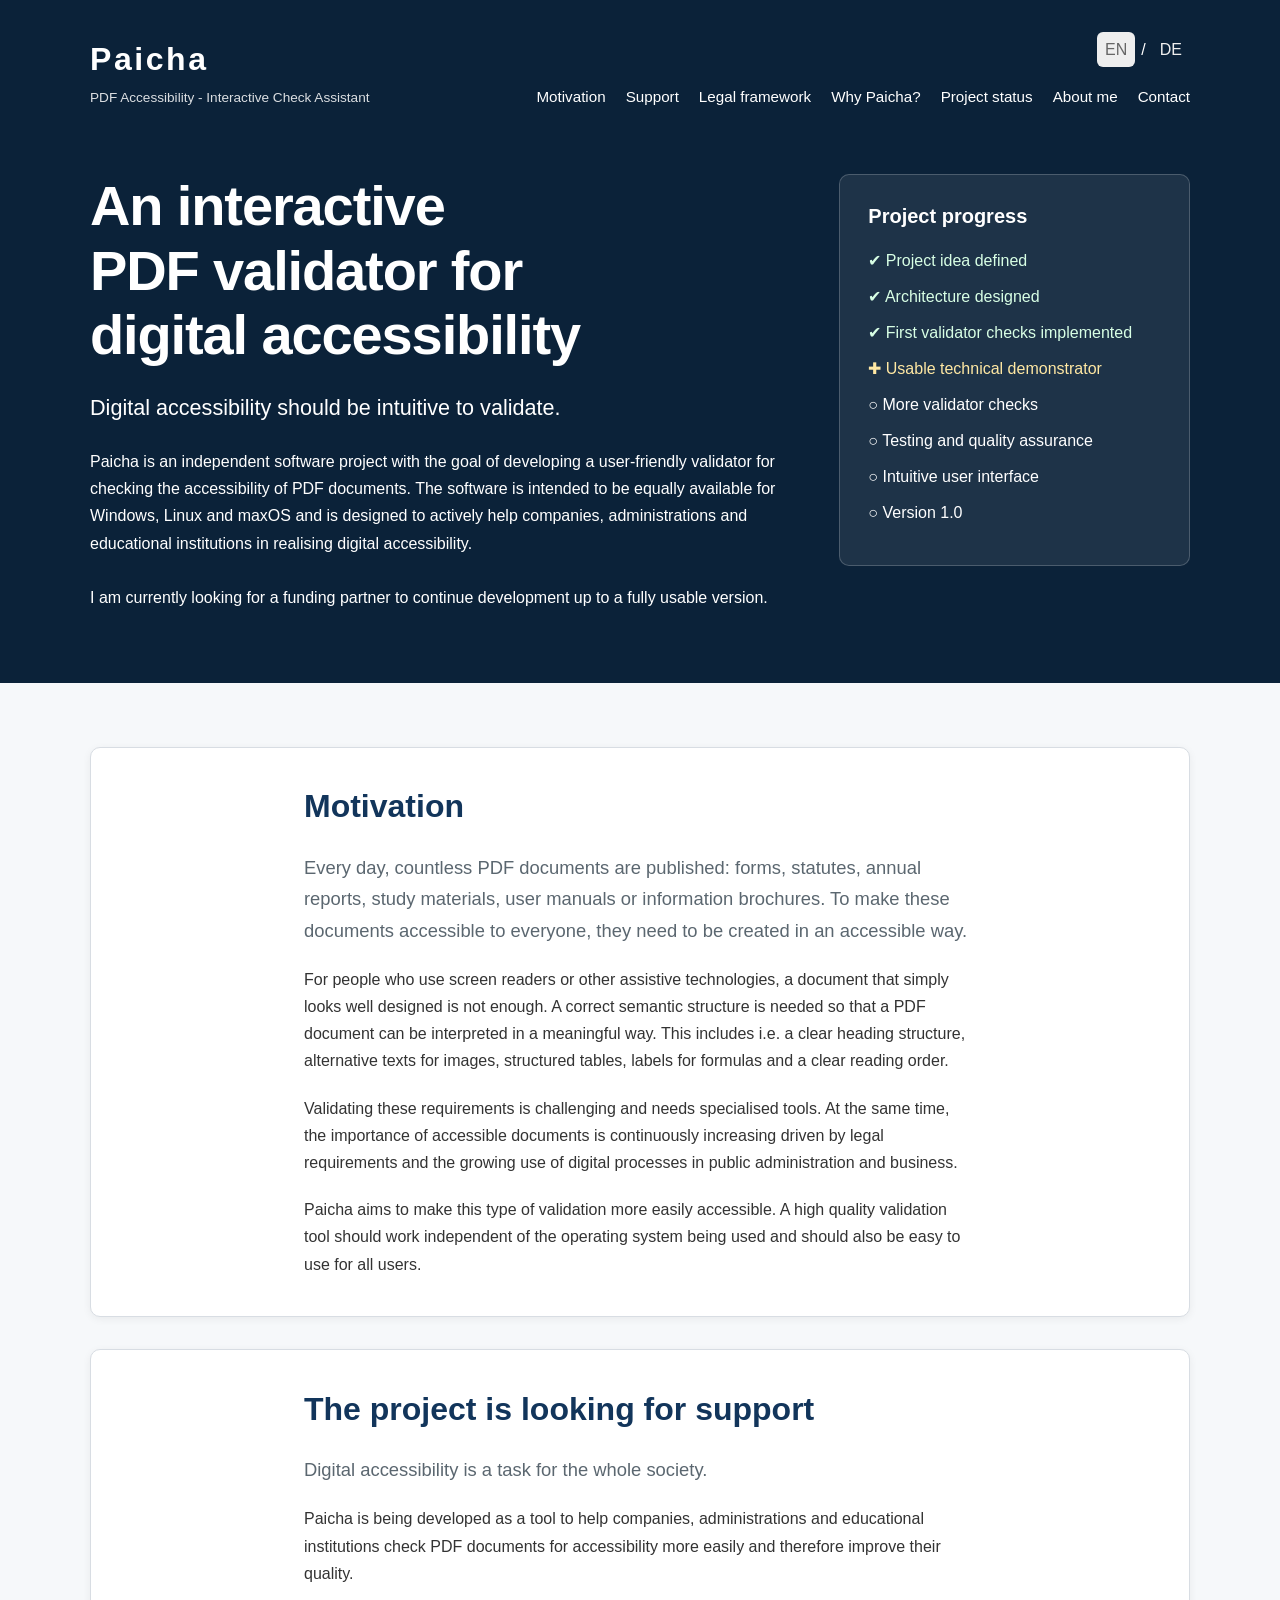
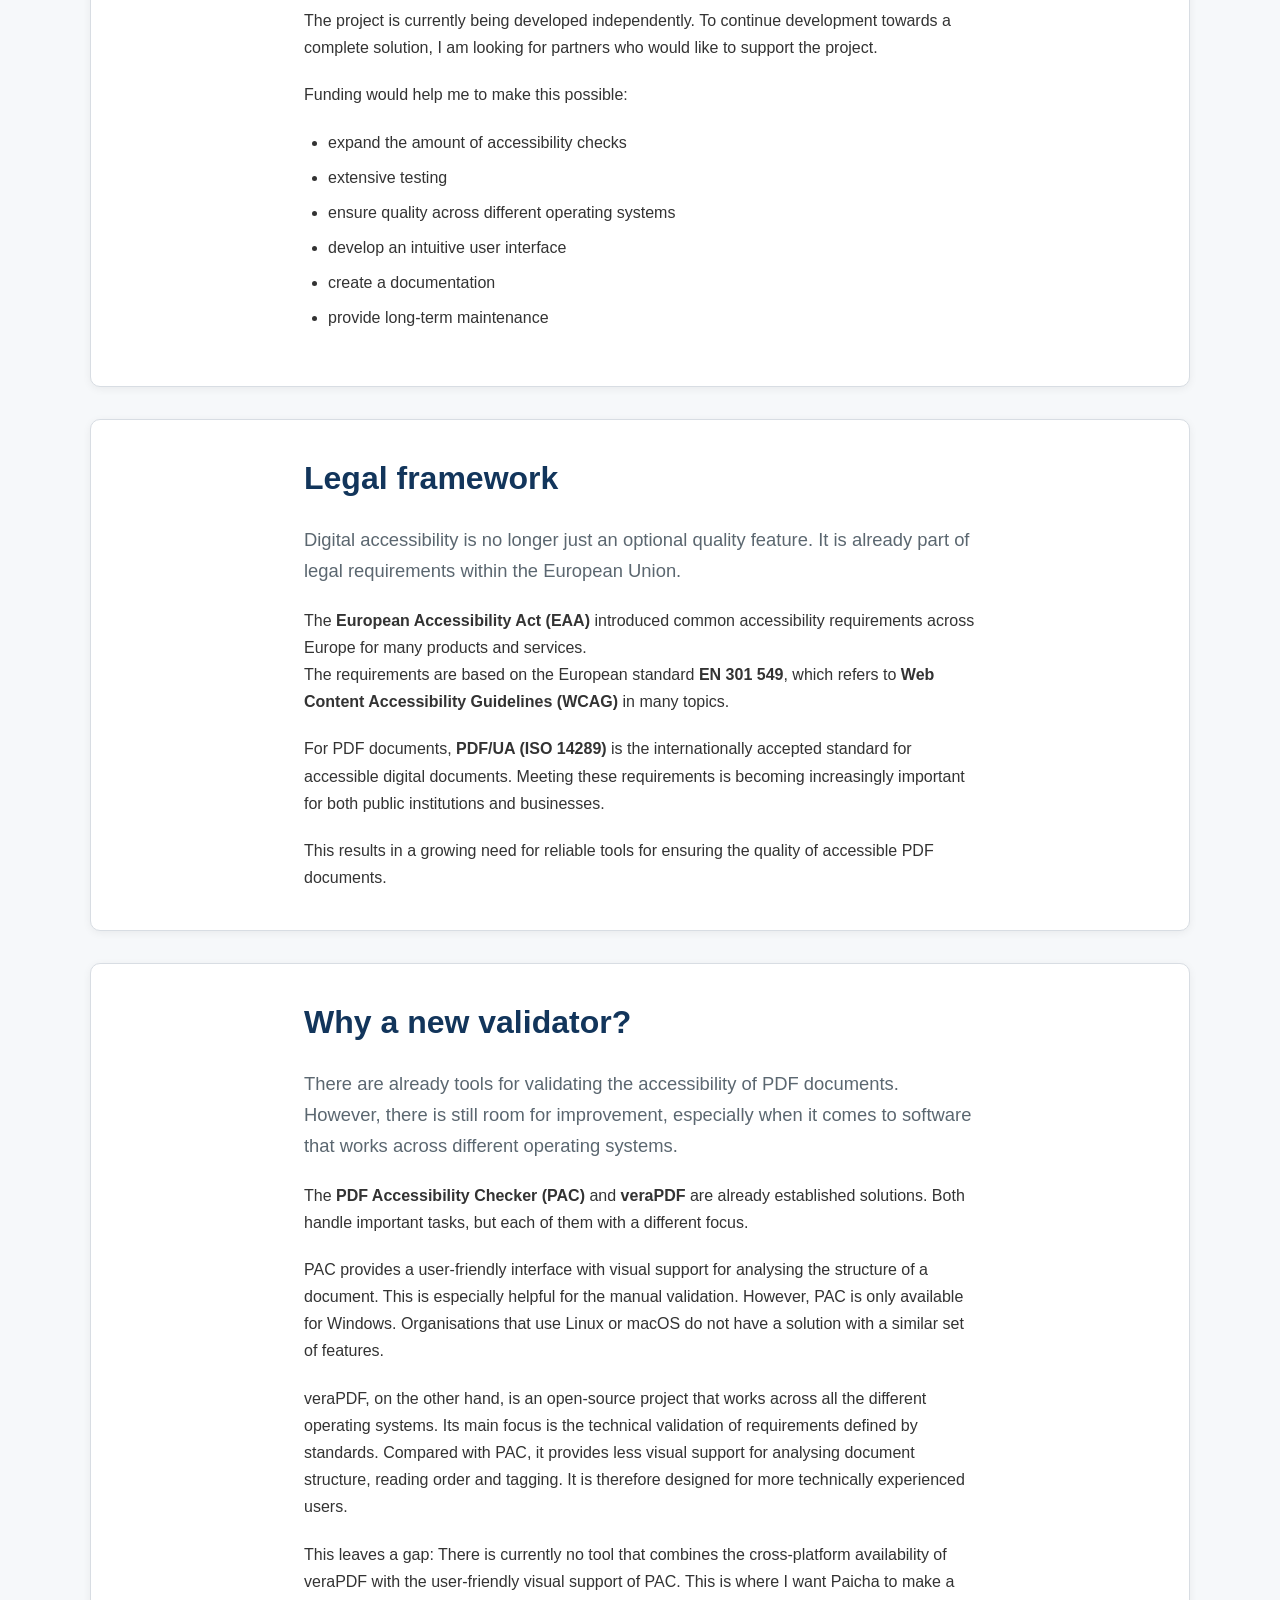
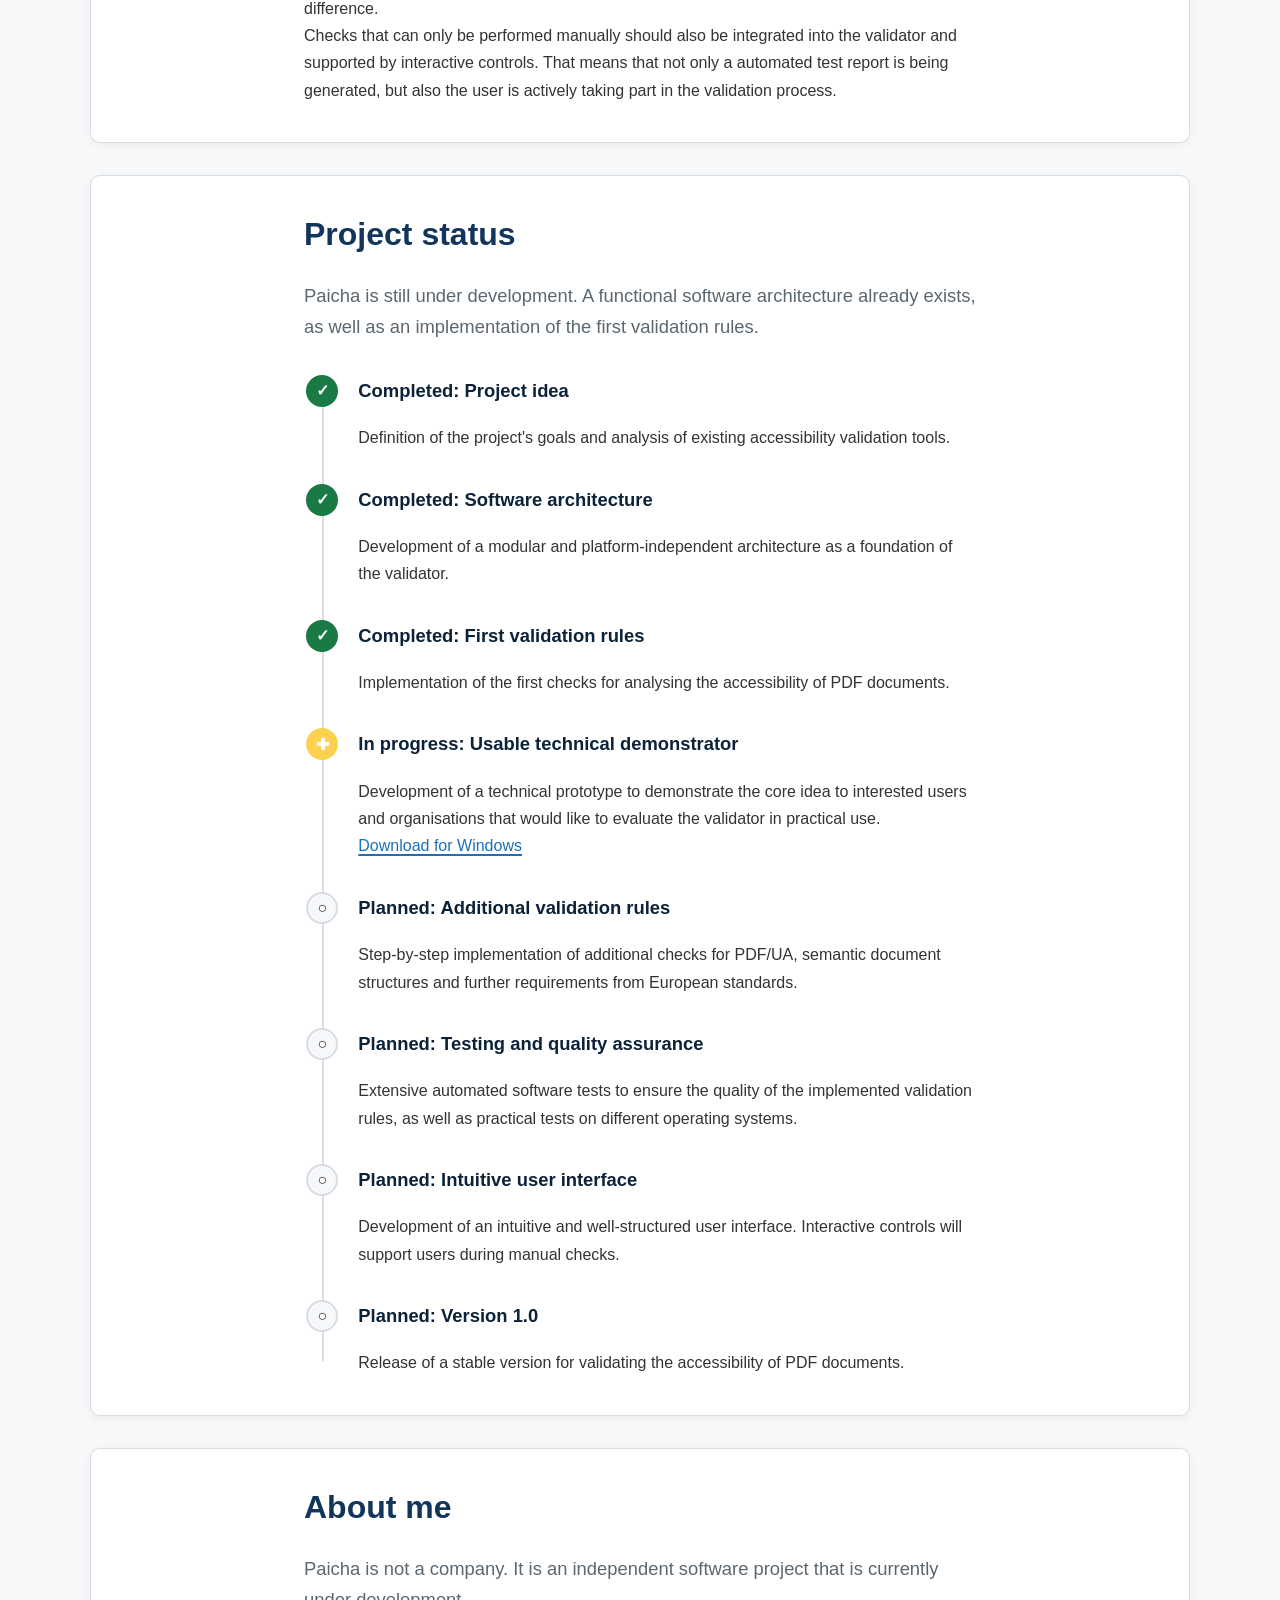
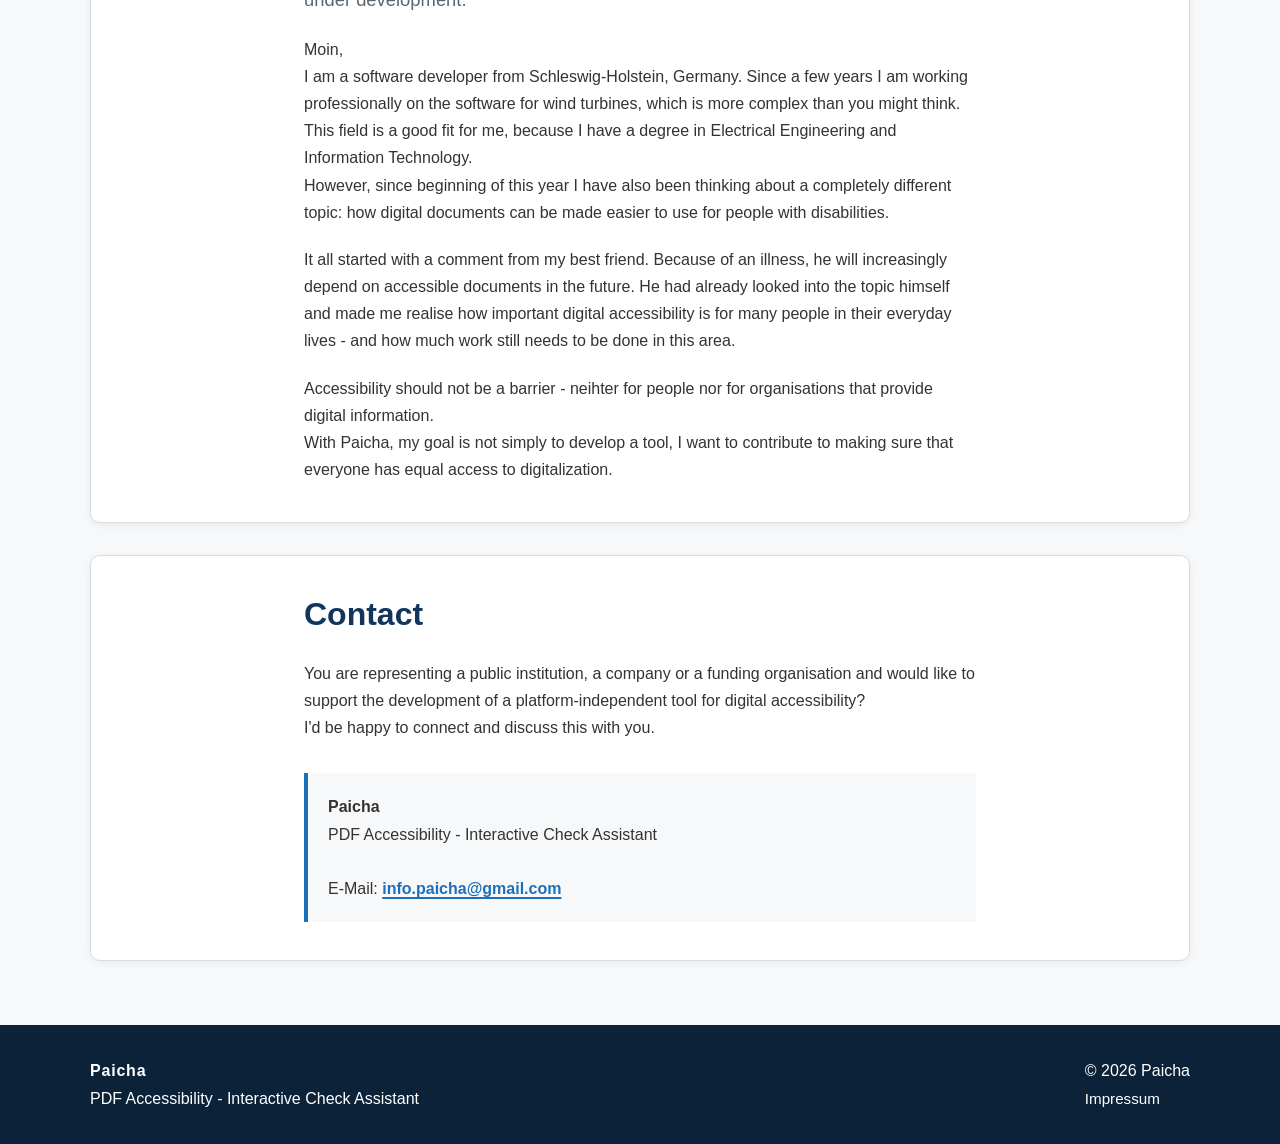
<file: index.html>
<!DOCTYPE html>
<html lang="en">

<head>

    <meta name="google-site-verification" content="BsvMpb8pNowdKtZEXNUWW_Tm4I2VFr2yhlzlFMJFCzA" />

    <meta charset="UTF-8">
    <meta name="viewport" content="width=device-width, initial-scale=1">

    <title>Paicha – Interactive PDF validator for digital accessibility</title>

    <meta name="description"
          content="A project to develop an interactive validator for accessible PDF documents following PDF/UA and European standards.">

    <meta name="author" content="Paicha">

    <meta property="og:title"
          content="Paicha – Interactive PDF validator for digital accessibility">

    <meta property="og:description"
          content="A project to develop an interactive validator for accessible PDF documents following PDF/UA and European standards.">

    <meta property="og:type"
          content="website">

    <link rel="stylesheet" href="style.css">

</head>

<body>

<a class="skip-link" href="#main-content">
    Jump directly to the content
</a>

<header>

    <div class="container">

        <div class="header-top">

            <div class="logo">

                <span class="logo-title">
                    Paicha
                </span>

                <span class="logo-subtitle">
                    PDF Accessibility - Interactive Check Assistant
                </span>

            </div>

            <div class="header-top-right">
                <div class="language-toggle">
                <a href="index.html" class="active">EN</a>
                <span>/</span>
                <a href="index-de.html">DE</a>
                </div>

                <nav aria-label="Hauptnavigation">

                    <ul>

                        <li>
                            <a href="#motivation">
                                Motivation
                            </a>
                        </li>

                        <li>
                            <a href="#support">
                                Support
                            </a>
                        </li>

                        <li>
                            <a href="#law">
                                Legal framework
                            </a>
                        </li>

                        <li>
                            <a href="#validator">
                                Why Paicha?
                            </a>
                        </li>

                        <li>
                            <a href="#roadmap">
                                Project status
                            </a>
                        </li>

                        <li>
                            <a href="#about-me">
                                About me
                            </a>
                        </li>

                        <li>
                            <a href="#contact">
                                Contact
                            </a>
                        </li>

                    </ul>

                </nav>
            </div>

        </div>

        <section class="hero">

            <div class="hero-text">

                <h1>
                    An interactive<br>
                    PDF validator for<br>
                    digital accessibility
                </h1>

                <p class="lead">
                    Digital accessibility should be intuitive to validate.
                </p>

                <p>
                    Paicha is an independent software project with the goal of
                    developing a user-friendly validator for checking the
                    accessibility of PDF documents. The software is intended to be
                    equally available for Windows, Linux and maxOS and is designed to
                    actively help companies, administrations and educational
                    institutions in realising digital accessibility.<br><br>

                    I am currently looking for a funding partner to continue
                    development up to a fully usable version.
                </p>

            </div>

            <aside class="project-status"
                   aria-labelledby="projektstatus">

                <h2 id="projektstatus">
                    Project progress
                </h2>

                <ul>

                    <li class="done">
                        ✔ Project idea defined
                    </li>

                    <li class="done">
                        ✔ Architecture designed
                    </li>

                    <li class="done">
                        ✔ First validator checks implemented
                    </li>

                    <li class="progress">
                        ✚ Usable technical demonstrator
                    </li>

                    <li>
                        ○ More validator checks
                    </li>

                    <li>
                        ○ Testing and quality assurance
                    </li>

                    <li>
                        ○ Intuitive user interface
                    </li>

                    <li>
                        ○ Version&nbsp;1.0
                    </li>

                </ul>

            </aside>

        </section>

    </div>

</header>

<main id="main-content">

<div class="container">

<section id="motivation">

    <h2>
        Motivation
    </h2>

    <p class="intro">
        Every day, countless PDF documents are published: forms, statutes, annual reports,
        study materials, user manuals or information brochures.

        To make these documents accessible to everyone, they need to be
        created in an accessible way.
    </p>

    <p>
        For people who use screen readers or other assistive technologies,
        a document that simply looks well designed is not enough.
        A correct semantic structure is needed so that a PDF document can
        be interpreted in a meaningful way. This includes i.e. a clear
        heading structure, alternative texts for images, structured tables,
        labels for formulas and a clear reading order.
    </p>

    <p>
        Validating these requirements is challenging and needs specialised tools.
        At the same time, the importance of accessible documents is continuously
        increasing driven by legal requirements and the growing use of digital
        processes in public administration and business.
    </p>

    <p>
        Paicha aims to make this type of validation more easily accessible.
        A high quality validation tool should work independent of the operating
        system being used and should also be easy to use for all users.
    </p>

</section>

<section id="support">

    <h2>
        The project is looking for support
    </h2>

    <p class="intro">
        Digital accessibility is a task for the whole society.
    </p>

    <p>
        Paicha is being developed as a tool to help companies, administrations
        and educational institutions check PDF documents for accessibility
        more easily and therefore improve their quality.
    </p>

    <p>
        The project is currently being developed independently. To continue
        development towards a complete solution, I am looking for partners
        who would like to support the project.
    </p>

    <p>
        Funding would help me to make this possible:
        <ul>
            <li> expand the amount of accessibility checks </li>
            <li> extensive testing </li>
            <li> ensure quality across different operating systems </li>
            <li> develop an intuitive user interface </li>
            <li> create a documentation </li>
            <li> provide long-term maintenance </li>
        </ul>
    </p>

</section>

<section id="law">

    <h2>
        Legal framework
    </h2>

    <p class="intro">
        Digital accessibility is no longer just an optional quality feature.
        It is already part of legal requirements within the European Union.
    </p>

    <p>
        The <strong>European Accessibility Act (EAA)</strong> introduced
        common accessibility requirements across Europe for many products
        and services.<br>
        The requirements are based on the European standard
        <strong>EN&nbsp;301&nbsp;549</strong>, which refers to
        <strong>Web Content Accessibility Guidelines (WCAG)</strong>
        in many topics.
    </p>

    <p>
        For PDF documents, <strong>PDF/UA (ISO&nbsp;14289)</strong>
        is the internationally accepted standard for accessible digital documents.
        Meeting these requirements is becoming increasingly important for both
        public institutions and businesses.
    </p>

    <p>
        This results in a growing need for reliable tools for ensuring the
        quality of accessible PDF documents.
    </p>

</section>

<section id="validator">

    <h2>
        Why a new validator?
    </h2>

    <p class="intro">
        There are already tools for validating the accessibility of PDF documents.
        However, there is still room for improvement, especially when it comes to
        software that works across different operating systems.
    </p>

    <p>
        The <strong> PDF Accessibility Checker (PAC) </strong> and
        <strong>veraPDF</strong> are already established solutions.
        Both handle important tasks, but each of them with a different focus.
    </p>

    <p>
        PAC provides a user-friendly interface with visual support for analysing
        the structure of a document. This is especially helpful for the manual
        validation. However, PAC is only available for Windows. Organisations
        that use Linux or macOS do not have a solution with a similar set
        of features.
    </p>

    <p>
        veraPDF, on the other hand, is an open-source project that works across all the
        different operating systems. Its main focus is the technical validation of
        requirements defined by standards. Compared with PAC, it provides less visual
        support for analysing document structure, reading order and tagging.
        It is therefore designed for more technically experienced users.
    </p>

    <p>
        This leaves a gap: There is currently no tool that combines the cross-platform
        availability of veraPDF with the user-friendly visual support of PAC. This is
        where I want Paicha to make a difference.<br>
        Checks that can only be performed manually should also be integrated into
        the validator and supported by interactive controls. That means that not
        only a automated test report is being generated, but also the user is actively
        taking part in the validation process.
    </p>

</section>

<section id="roadmap">

    <h2>
        Project status
    </h2>

    <p class="intro">
        Paicha is still under development.
        A functional software architecture already exists, as well as an
        implementation of the first validation rules.
    </p>

    <div class="roadmap">
        
        <div class="roadmap-item done">

            <span class="roadmap-marker">
                ✓
            </span>

            <div>

                <h3>
                    Completed: Project idea
                </h3>

                <p>
                    Definition of the project's goals and analysis of
                    existing accessibility validation tools.
                </p>

            </div>

        </div>

        <div class="roadmap-item done">

            <span class="roadmap-marker">
                ✓
            </span>

            <div>

                <h3>
                    Completed: Software architecture
                </h3>

                <p>
                    Development of a modular and platform-independent
                    architecture as a foundation of the validator.
                </p>

            </div>

        </div>

        <div class="roadmap-item done">

            <span class="roadmap-marker">
                ✓
            </span>

            <div>

                <h3>
                    Completed: First validation rules
                </h3>

                <p>
                    Implementation of the first checks for analysing
                    the accessibility of PDF documents.
                </p>

            </div>

        </div>

        <div class="roadmap-item progress">

            <span class="roadmap-marker">
                ✚
            </span>

            <div>

                <h3>
                    In progress: Usable technical demonstrator
                </h3>

                <p>
                    Development of a technical prototype to demonstrate the core
                    idea to interested users and organisations that would like
                    to evaluate the validator in practical use.
                </p>

                <a href="Paicha-Windows.zip" download>
                    Download for Windows
                </a>

            </div>

        </div>

        <div class="roadmap-item">

            <span class="roadmap-marker">
                ○
            </span>

            <div>

                <h3>
                    Planned: Additional validation rules
                </h3>

                <p>
                    Step-by-step implementation of additional checks for
                    PDF/UA, semantic document structures and further
                    requirements from European standards.
                </p>

            </div>

        </div>

        <div class="roadmap-item">

            <span class="roadmap-marker">
                ○
            </span>

            <div>

                <h3>
                    Planned: Testing and quality assurance
                </h3>

                <p>
                    Extensive automated software tests to ensure the quality of
                    the implemented validation rules, as well as practical tests
                    on different operating systems.
                </p>

            </div>

        </div>

        <div class="roadmap-item">

            <span class="roadmap-marker">
                ○
            </span>

            <div>

                <h3>
                    Planned: Intuitive user interface
                </h3>

                <p>
                    Development of an intuitive and well-structured
                    user interface. Interactive controls will support
                    users during manual checks.
                </p>

            </div>

        </div>

        <div class="roadmap-item">

            <span class="roadmap-marker">
                ○
            </span>

            <div>

                <h3>
                    Planned: Version&nbsp;1.0
                </h3>

                <p>
                    Release of a stable version for validating the
                    accessibility of PDF documents.
                </p>

            </div>

        </div>

    </div>

</section>

<section id="about-me">

    <h2>
        About me
    </h2>

    <p class="intro">
        Paicha is not a company. It is an independent software
        project that is currently under development.
    </p>
    
    <p>
        Moin,<br>
        I am a software developer from Schleswig-Holstein, Germany. Since a few
        years I am working professionally on the software for wind turbines, which
        is more complex than you might think. This field is a good fit for me,
        because I have a degree in Electrical Engineering and Information Technology.<br>
        However, since beginning of this year I have also been thinking about a
        completely different topic: how digital documents can be made easier to use
        for people with disabilities.
    </p>

    <p>
        It all started with a comment from my best friend. Because of an illness,
        he will increasingly depend on accessible documents in the future.
        He had already looked into the topic himself and made me realise how
        important digital accessibility is for many people in their everyday
        lives - and how much work still needs to be done in this area.
    </p>

    <p>
        Accessibility should not be a barrier - neihter for people nor for organisations
        that provide digital information.<br>
        With Paicha, my goal is not simply to develop a tool, I want to contribute
        to making sure that everyone has equal access to digitalization.
    </p>

</section>

<section id="contact">

    <h2>
        Contact
    </h2>

    <p>
        You are representing a public institution, a company or a
        funding organisation and would like to support the development
        of a platform-independent tool for digital accessibility?<br>
        I'd be happy to connect and discuss this with you.
    </p>

    <address>

        <strong>Paicha</strong><br>

        PDF Accessibility - Interactive Check Assistant<br><br>

        E-Mail:
        <a href="mailto:info.paicha@gmail.com">
            info.paicha@gmail.com
        </a>

    </address>

</section>

</div>

</main>

<footer>

    <div class="container footer-content">

        <div>

            <strong>Paicha</strong><br>

            PDF Accessibility - Interactive Check Assistant

        </div>

        <div>

            © 2026 Paicha

            <nav>
                <a href="impressum.html">Impressum</a>
            </nav>

        </div>

    </div>

</footer>

</body>

</html>
</file>
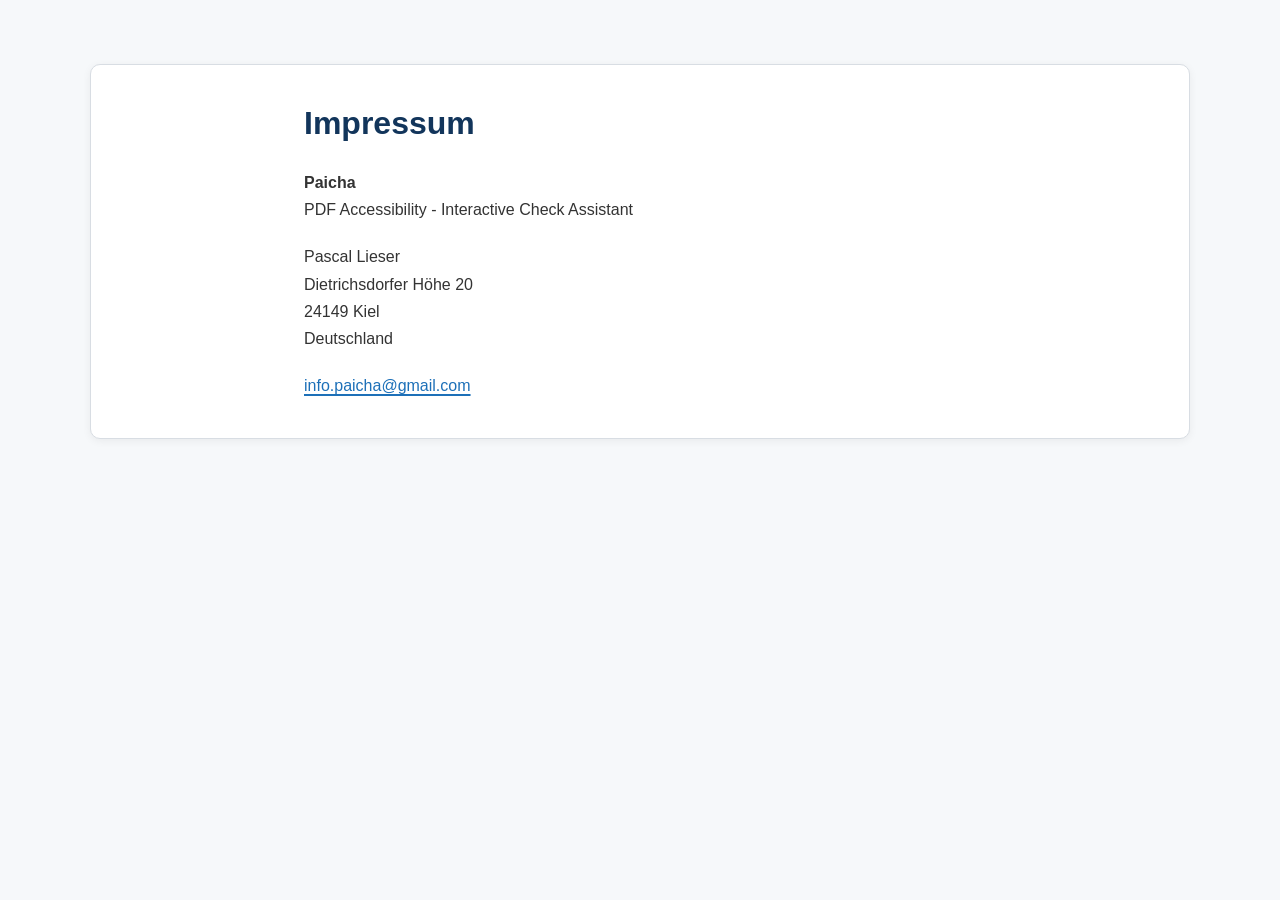
<file: impressum.html>
<!DOCTYPE html>
<html lang="de">

<head>
    <meta charset="UTF-8">
    <meta name="viewport" content="width=device-width, initial-scale=1">
    <title>Impressum</title>

    <link rel="stylesheet" href="style.css">
</head>

<body>
    <main>
        <div class = "container">
            <section>
                <h1>Impressum</h1> 

                <p>
                    <strong>Paicha</strong><br>
                    PDF Accessibility - Interactive Check Assistant
                </p>

                <p>
                    Pascal Lieser<br>
                    Dietrichsdorfer Höhe 20<br>
                    24149 Kiel<br>
                    Deutschland
                </p>

                <p>
                    <a href="mailto:info.paicha@gmail.com">
                        info.paicha@gmail.com
                    </a>
                </p>
            </section>
        </div>
    </main>
</body>
</file>
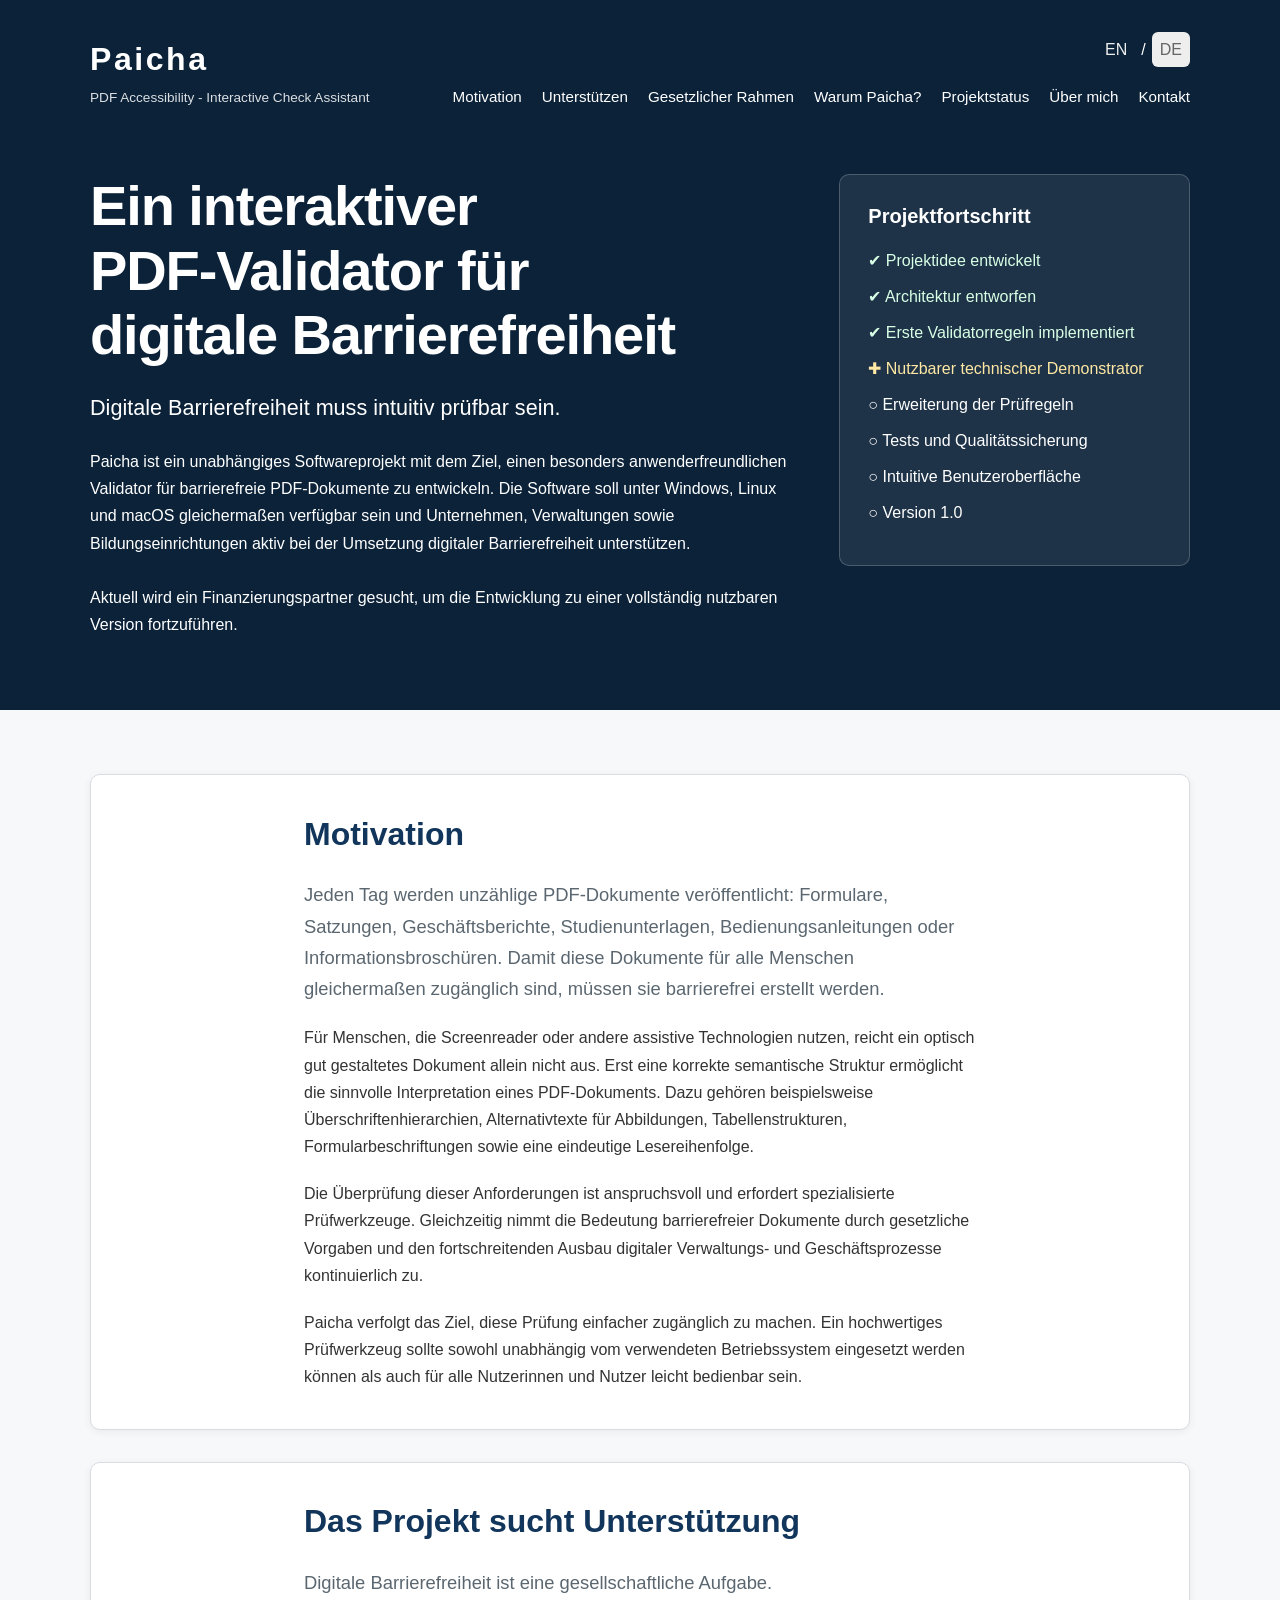
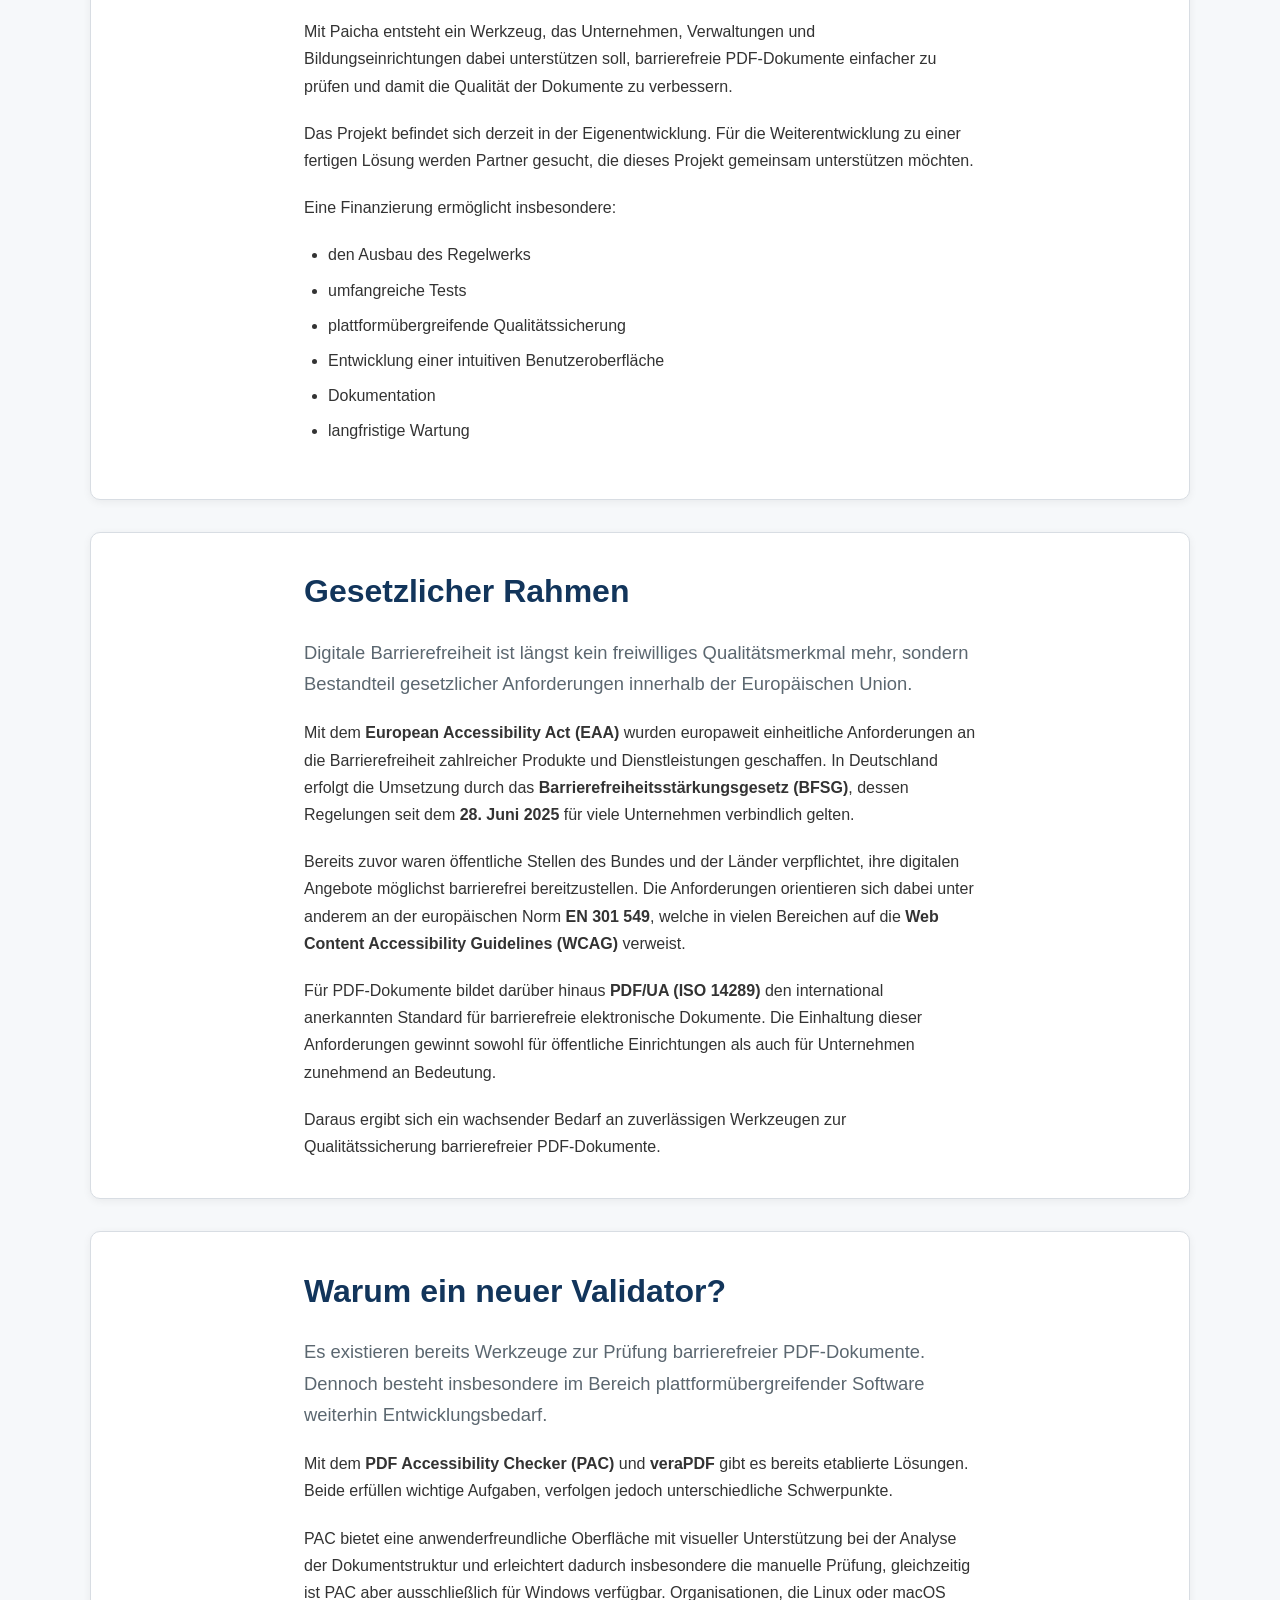
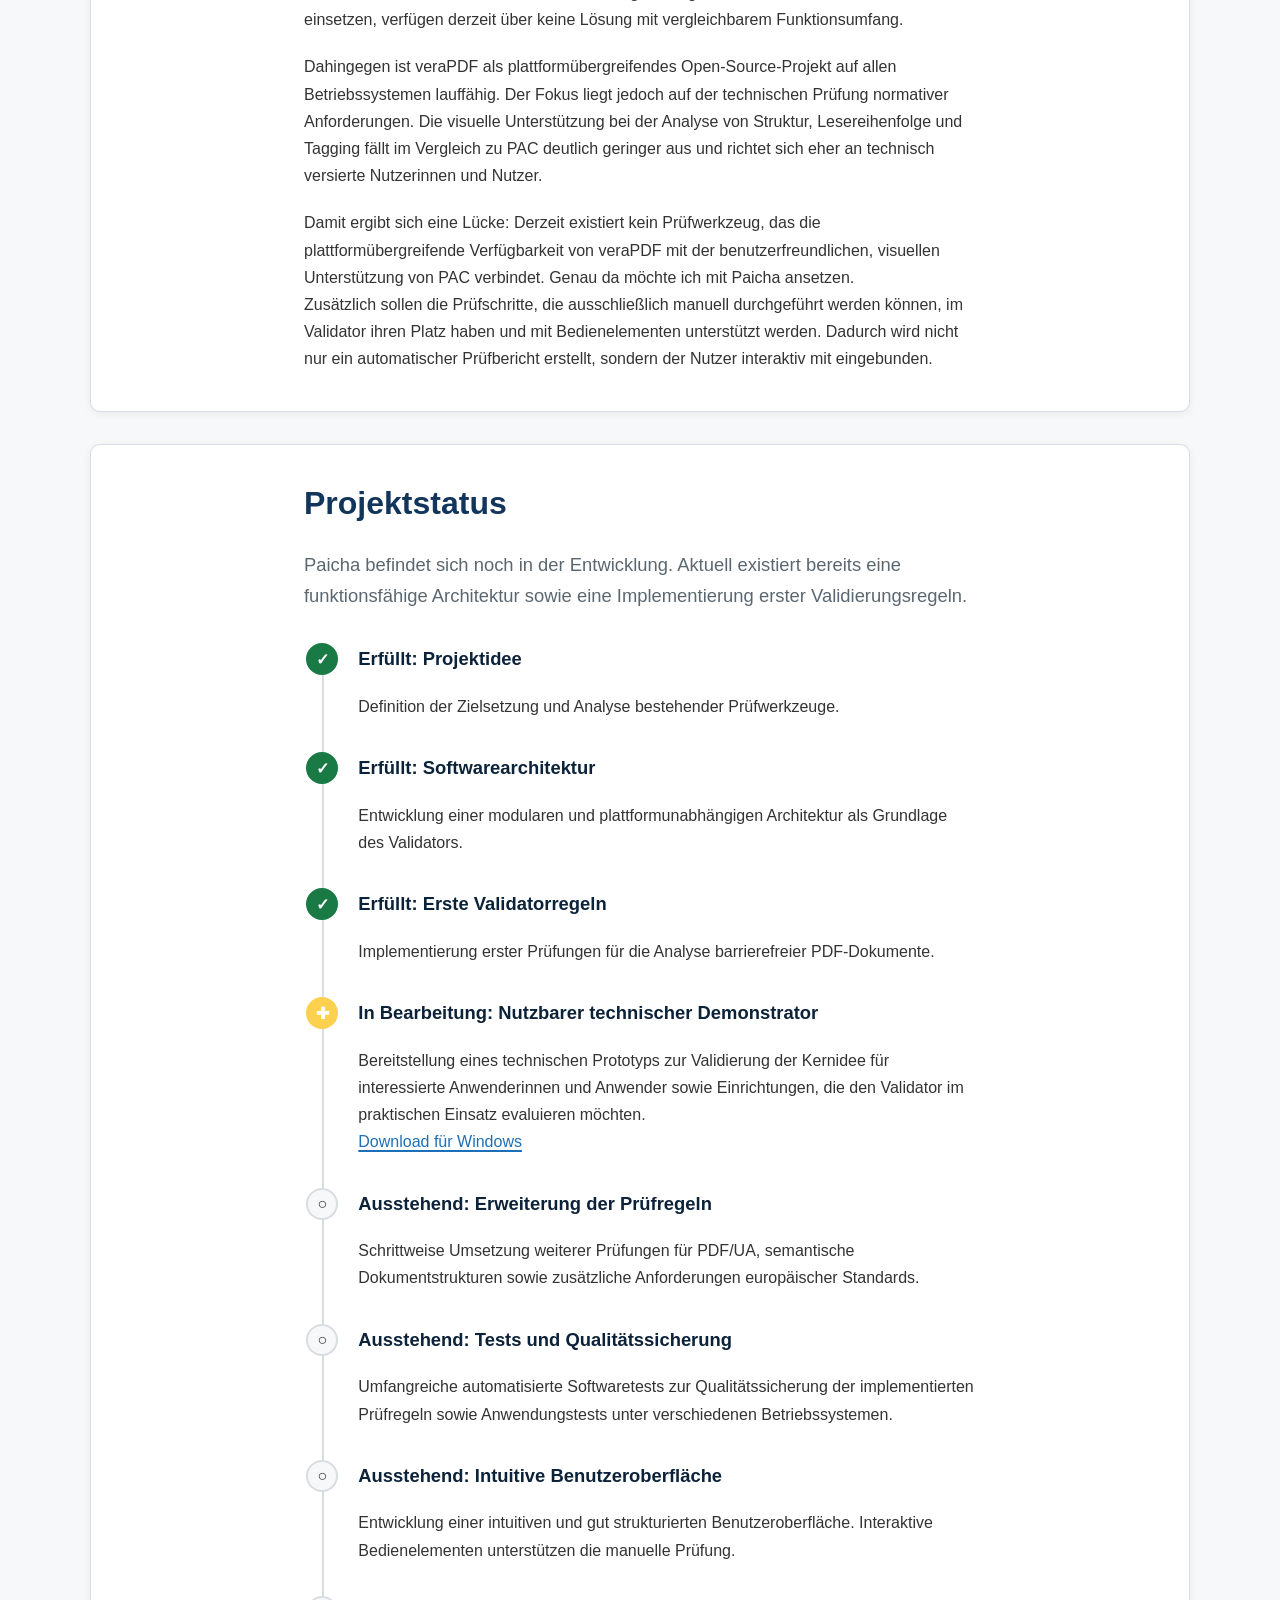
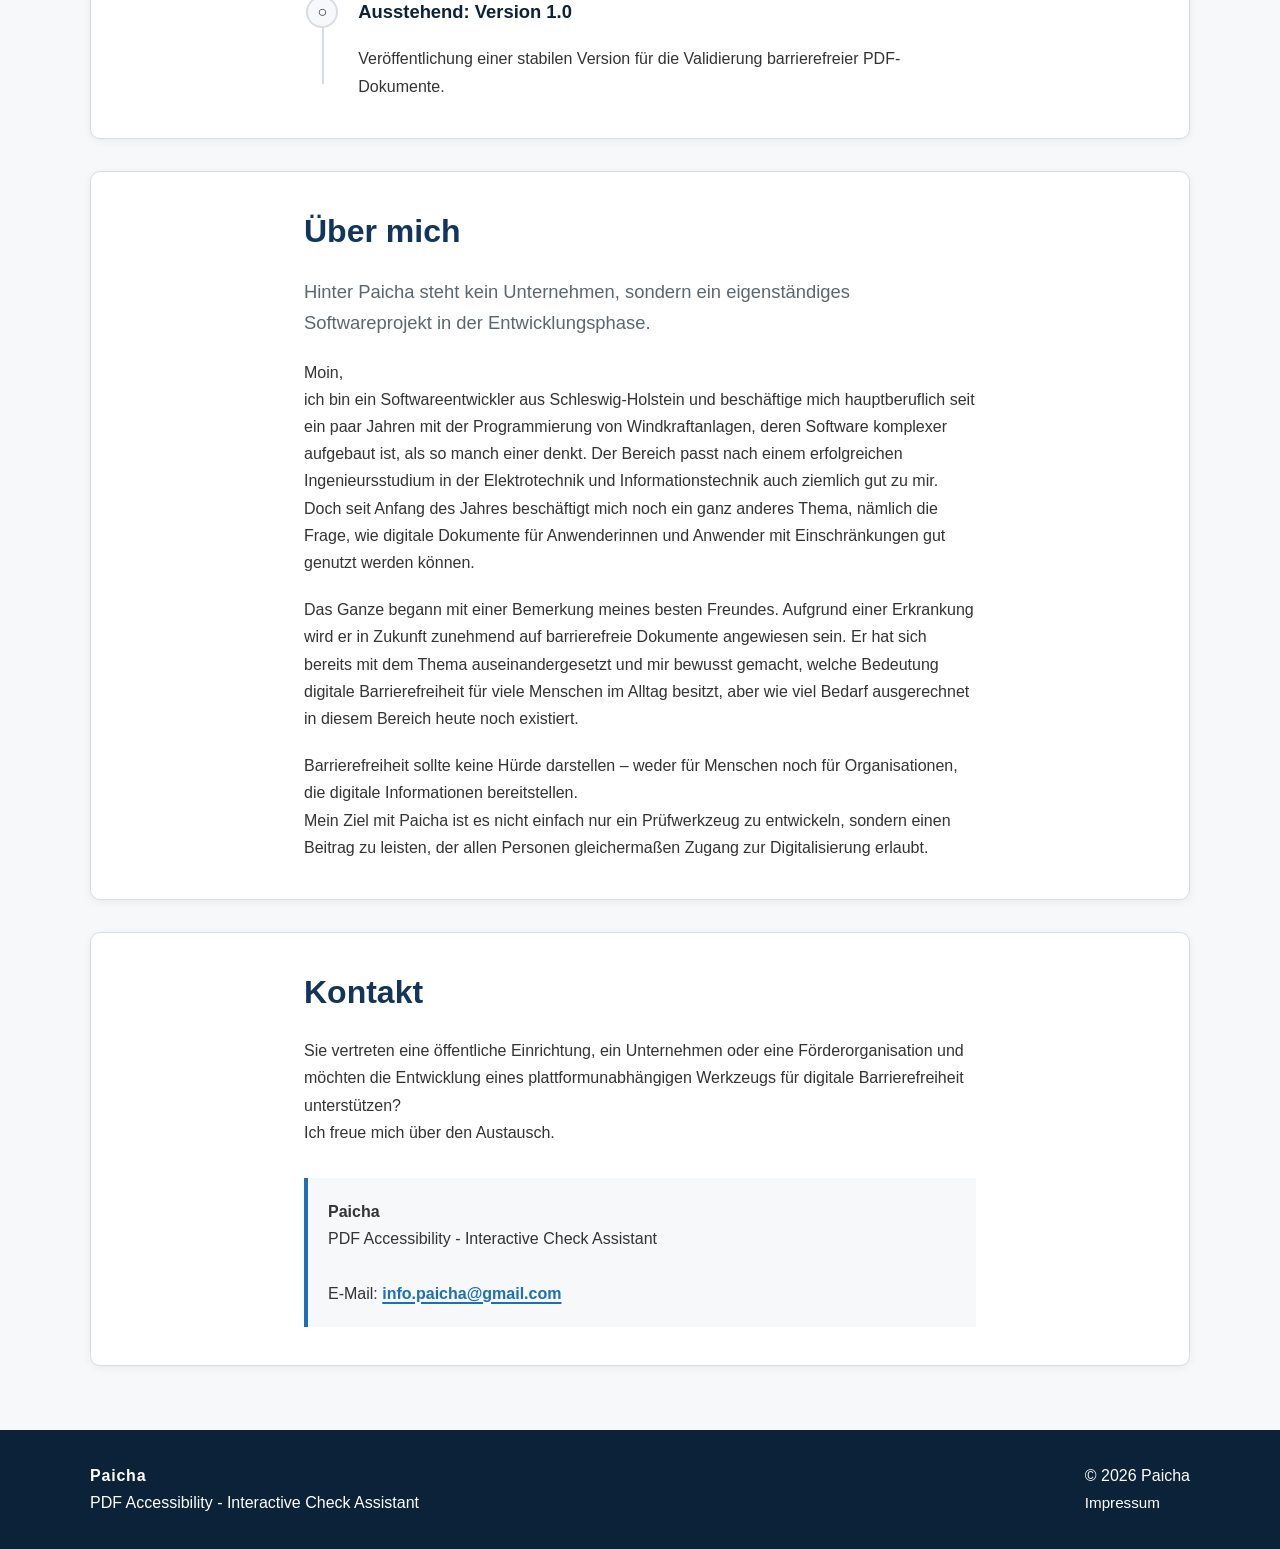
<file: index-de.html>
<!DOCTYPE html>
<html lang="de">

<head>

    <meta name="google-site-verification" content="BsvMpb8pNowdKtZEXNUWW_Tm4I2VFr2yhlzlFMJFCzA" />

    <meta charset="UTF-8">
    <meta name="viewport" content="width=device-width, initial-scale=1">

    <title>Paicha – Interaktiver PDF-Validator für digitale Barrierefreiheit</title>

    <meta name="description"
          content="Ein Projekt zur Entwicklung eines interaktiven Validators für barrierefreie PDF-Dokumente nach PDF/UA und europäischen Standards.">

    <meta name="author" content="Paicha">

    <meta property="og:title"
          content="Paicha – Interaktiver PDF-Validator für digitale Barrierefreiheit">

    <meta property="og:description"
          content="Ein Projekt zur Entwicklung eines interaktiven Validators für barrierefreie PDF-Dokumente nach PDF/UA und europäischen Standards.">

    <meta property="og:type"
          content="website">

    <link rel="stylesheet" href="style.css">

</head>

<body>

<a class="skip-link" href="#main-content">
    Direkt zum Inhalt springen
</a>

<header>

    <div class="container">

        <div class="header-top">

            <div class="logo">

                <span class="logo-title">
                    Paicha
                </span>

                <span class="logo-subtitle">
                    PDF Accessibility - Interactive Check Assistant
                </span>

            </div>


            <div class="header-top-right">
                <div class="language-toggle">
                <a href="index.html">EN</a>
                <span>/</span>
                <a href="index-de.html" class="active">DE</a>
                </div>

                <nav aria-label="Hauptnavigation">

                    <ul>

                        <li>
                            <a href="#motivation">
                                Motivation
                            </a>
                        </li>

                        <li>
                            <a href="#unterstuetzung">
                                Unterstützen
                            </a>
                        </li>

                        <li>
                            <a href="#gesetz">
                                Gesetzlicher Rahmen
                            </a>
                        </li>

                        <li>
                            <a href="#validator">
                                Warum Paicha?
                            </a>
                        </li>

                        <li>
                            <a href="#roadmap">
                                Projektstatus
                            </a>
                        </li>

                        <li>
                            <a href="#ueber-mich">
                                Über mich
                            </a>
                        </li>

                        <li>
                            <a href="#kontakt">
                                Kontakt
                            </a>
                        </li>

                    </ul>

                </nav>
            </div>

        </div>

        <section class="hero">

            <div class="hero-text">

                <h1>

                    Ein interaktiver<br>
                    PDF-Validator für<br>
                    digitale Barrierefreiheit

                </h1>

                <p class="lead">

                    Digitale Barrierefreiheit muss intuitiv prüfbar sein.

                </p>

                <p>
                    Paicha ist ein unabhängiges Softwareprojekt mit dem Ziel,
                    einen besonders anwenderfreundlichen Validator für barrierefreie
                    PDF-Dokumente zu entwickeln. Die Software soll unter
                    Windows, Linux und macOS gleichermaßen verfügbar sein
                    und Unternehmen, Verwaltungen sowie Bildungseinrichtungen
                    aktiv bei der Umsetzung digitaler Barrierefreiheit
                    unterstützen.<br><br>

                    Aktuell wird ein Finanzierungspartner gesucht, um die
                    Entwicklung zu einer vollständig nutzbaren Version
                    fortzuführen.
                </p>

            </div>

            <aside class="project-status"
                   aria-labelledby="projektstatus">

                <h2 id="projektstatus">
                    Projektfortschritt
                </h2>

                <ul>

                    <li class="done">
                        ✔ Projektidee entwickelt
                    </li>

                    <li class="done">
                        ✔ Architektur entworfen
                    </li>

                    <li class="done">
                        ✔ Erste Validatorregeln implementiert
                    </li>

                    <li class="progress">
                        ✚ Nutzbarer technischer Demonstrator
                    </li>

                    <li>
                        ○ Erweiterung der Prüfregeln
                    </li>

                    <li>
                        ○ Tests und Qualitätssicherung
                    </li>

                    <li>
                        ○ Intuitive Benutzeroberfläche
                    </li>

                    <li>
                        ○ Version&nbsp;1.0
                    </li>

                </ul>

            </aside>

        </section>

    </div>

</header>

<main id="main-content">

<div class="container">

<section id="motivation">

    <h2>
        Motivation
    </h2>

    <p class="intro">
        Jeden Tag werden unzählige PDF-Dokumente veröffentlicht:
        Formulare, Satzungen, Geschäftsberichte,
        Studienunterlagen, Bedienungsanleitungen oder
        Informationsbroschüren.

        Damit diese Dokumente für alle Menschen gleichermaßen
        zugänglich sind, müssen sie barrierefrei erstellt werden.
    </p>

    <p>
        Für Menschen, die Screenreader oder andere assistive Technologien
        nutzen, reicht ein optisch gut gestaltetes Dokument allein nicht aus.
        Erst eine korrekte semantische Struktur ermöglicht die sinnvolle
        Interpretation eines PDF-Dokuments. Dazu gehören beispielsweise
        Überschriftenhierarchien, Alternativtexte für Abbildungen,
        Tabellenstrukturen, Formularbeschriftungen sowie eine eindeutige
        Lesereihenfolge.
    </p>

    <p>
        Die Überprüfung dieser Anforderungen ist anspruchsvoll und erfordert
        spezialisierte Prüfwerkzeuge. Gleichzeitig nimmt die Bedeutung
        barrierefreier Dokumente durch gesetzliche Vorgaben und den
        fortschreitenden Ausbau digitaler Verwaltungs- und
        Geschäftsprozesse kontinuierlich zu.
    </p>

    <p>
        Paicha verfolgt das Ziel, diese Prüfung einfacher zugänglich zu machen.
        Ein hochwertiges Prüfwerkzeug sollte sowohl unabhängig vom verwendeten
        Betriebssystem eingesetzt werden können als auch für alle Nutzerinnen
        und Nutzer leicht bedienbar sein.
    </p>

</section>

<section id="unterstuetzung">

    <h2>
        Das Projekt sucht Unterstützung
    </h2>

    <p class="intro">
        Digitale Barrierefreiheit ist eine gesellschaftliche Aufgabe.
    </p>

    <p>
        Mit Paicha entsteht ein Werkzeug, das Unternehmen, Verwaltungen
        und Bildungseinrichtungen dabei unterstützen soll, barrierefreie
        PDF-Dokumente einfacher zu prüfen und damit die Qualität der
        Dokumente zu verbessern.
    </p>

    <p>
        Das Projekt befindet sich derzeit in der Eigenentwicklung.
        Für die Weiterentwicklung zu einer fertigen Lösung
        werden Partner gesucht, die dieses Projekt gemeinsam unterstützen möchten.
    </p>

    <p>
        Eine Finanzierung ermöglicht insbesondere:
        <ul>
            <li> den Ausbau des Regelwerks </li>
            <li> umfangreiche Tests </li>
            <li> plattformübergreifende Qualitätssicherung </li>
            <li> Entwicklung einer intuitiven Benutzeroberfläche </li>
            <li> Dokumentation </li>
            <li> langfristige Wartung </li>
        </ul>
    </p>

</section>

<section id="gesetz">

    <h2>
        Gesetzlicher Rahmen
    </h2>

    <p class="intro">

        Digitale Barrierefreiheit ist längst kein freiwilliges Qualitätsmerkmal
        mehr, sondern Bestandteil gesetzlicher Anforderungen innerhalb der
        Europäischen Union.

    </p>

    <p>

        Mit dem
        <strong>European Accessibility Act (EAA)</strong>
        wurden europaweit einheitliche Anforderungen an die Barrierefreiheit
        zahlreicher Produkte und Dienstleistungen geschaffen.
        In Deutschland erfolgt die Umsetzung durch das
        <strong>Barrierefreiheitsstärkungsgesetz (BFSG)</strong>,
        dessen Regelungen seit dem
        <strong>28.&nbsp;Juni&nbsp;2025</strong>
        für viele Unternehmen verbindlich gelten.

    </p>

    <p>

        Bereits zuvor waren öffentliche Stellen des Bundes und der Länder
        verpflichtet, ihre digitalen Angebote möglichst barrierefrei
        bereitzustellen.
        Die Anforderungen orientieren sich dabei unter anderem an der
        europäischen Norm
        <strong>EN&nbsp;301&nbsp;549</strong>,
        welche in vielen Bereichen auf die
        <strong>Web Content Accessibility Guidelines (WCAG)</strong>
        verweist.

    </p>

    <p>

        Für PDF-Dokumente bildet darüber hinaus
        <strong>PDF/UA (ISO&nbsp;14289)</strong>
        den international anerkannten Standard für barrierefreie
        elektronische Dokumente.
        Die Einhaltung dieser Anforderungen gewinnt sowohl für öffentliche
        Einrichtungen als auch für Unternehmen zunehmend an Bedeutung.

    </p>

    <p>
        Daraus ergibt sich ein wachsender Bedarf an zuverlässigen Werkzeugen
        zur Qualitätssicherung barrierefreier PDF-Dokumente.
    </p>

</section>

<section id="validator">

    <h2>
        Warum ein neuer Validator?
    </h2>

    <p class="intro">
        Es existieren bereits Werkzeuge zur Prüfung barrierefreier
        PDF-Dokumente.
        Dennoch besteht insbesondere im Bereich plattformübergreifender
        Software weiterhin Entwicklungsbedarf.
    </p>

    <p>
        Mit dem <strong> PDF Accessibility Checker (PAC) </strong>
        und <strong>veraPDF</strong> gibt es bereits etablierte Lösungen.
        Beide erfüllen wichtige Aufgaben, verfolgen jedoch unterschiedliche
        Schwerpunkte.
    </p>

    <p>
        PAC bietet eine anwenderfreundliche Oberfläche mit
        visueller Unterstützung bei der Analyse der Dokumentstruktur und
        erleichtert dadurch insbesondere die manuelle Prüfung, gleichzeitig
        ist PAC aber ausschließlich für Windows verfügbar. Organisationen,
        die Linux oder macOS einsetzen, verfügen derzeit über keine Lösung
        mit vergleichbarem Funktionsumfang.
    </p>

    <p>
        Dahingegen ist veraPDF als plattformübergreifendes Open-Source-Projekt
        auf allen Betriebssystemen lauffähig. Der Fokus liegt jedoch auf der
        technischen Prüfung normativer Anforderungen. Die visuelle Unterstützung
        bei der Analyse von Struktur, Lesereihenfolge und Tagging fällt im Vergleich
        zu PAC deutlich geringer aus und richtet sich eher an technisch
        versierte Nutzerinnen und Nutzer.
    </p>

    <p>
        Damit ergibt sich eine Lücke: Derzeit existiert kein Prüfwerkzeug, das die
        plattformübergreifende Verfügbarkeit von veraPDF mit der benutzerfreundlichen,
        visuellen Unterstützung von PAC verbindet. Genau da möchte ich mit Paicha ansetzen.<br>
        Zusätzlich sollen die Prüfschritte, die ausschließlich manuell durchgeführt werden
        können, im Validator ihren Platz haben und mit Bedienelementen unterstützt werden.
        Dadurch wird nicht nur ein automatischer Prüfbericht erstellt, sondern der Nutzer
        interaktiv mit eingebunden.
    </p>

</section>

<section id="roadmap">

    <h2>
        Projektstatus
    </h2>

    <p class="intro">

        Paicha befindet sich noch in der Entwicklung.
        Aktuell existiert bereits eine funktionsfähige Architektur sowie eine
        Implementierung erster Validierungsregeln.

    </p>

    <div class="roadmap">
        
        <div class="roadmap-item done">

            <span class="roadmap-marker">
                ✓
            </span>

            <div>

                <h3>
                    Erfüllt: Projektidee
                </h3>

                <p>
                    Definition der Zielsetzung und Analyse bestehender
                    Prüfwerkzeuge.
                </p>

            </div>

        </div>

        <div class="roadmap-item done">

            <span class="roadmap-marker">
                ✓
            </span>

            <div>

                <h3>
                    Erfüllt: Softwarearchitektur
                </h3>

                <p>
                    Entwicklung einer modularen und plattformunabhängigen
                    Architektur als Grundlage des Validators.
                </p>

            </div>

        </div>

        <div class="roadmap-item done">

            <span class="roadmap-marker">
                ✓
            </span>

            <div>

                <h3>
                    Erfüllt: Erste Validatorregeln
                </h3>

                <p>
                    Implementierung erster Prüfungen für die Analyse
                    barrierefreier PDF-Dokumente.
                </p>

            </div>

        </div>

        <div class="roadmap-item progress">

            <span class="roadmap-marker">
                ✚
            </span>

            <div>

                <h3>
                    In Bearbeitung: Nutzbarer technischer Demonstrator
                </h3>

                <p>
                    Bereitstellung eines technischen Prototyps zur Validierung
                    der Kernidee für interessierte Anwenderinnen und Anwender
                    sowie Einrichtungen, die den Validator im praktischen Einsatz
                    evaluieren möchten.
                </p>

                <a href="Paicha-Windows-DE.zip" download>
                    Download für Windows
                </a>

            </div>

        </div>

        <div class="roadmap-item">

            <span class="roadmap-marker">
                ○
            </span>

            <div>

                <h3>
                    Ausstehend: Erweiterung der Prüfregeln
                </h3>

                <p>
                    Schrittweise Umsetzung weiterer Prüfungen für PDF/UA,
                    semantische Dokumentstrukturen sowie zusätzliche
                    Anforderungen europäischer Standards.
                </p>

            </div>

        </div>

        <div class="roadmap-item">

            <span class="roadmap-marker">
                ○
            </span>

            <div>

                <h3>
                    Ausstehend: Tests und Qualitätssicherung
                </h3>

                <p>
                    Umfangreiche automatisierte Softwaretests zur
                    Qualitätssicherung der implementierten Prüfregeln
                    sowie Anwendungstests unter verschiedenen Betriebssystemen.
                </p>

            </div>

        </div>

        <div class="roadmap-item">

            <span class="roadmap-marker">
                ○
            </span>

            <div>

                <h3>
                    Ausstehend: Intuitive Benutzeroberfläche 
                </h3>

                <p>
                    Entwicklung einer intuitiven und gut strukturierten
                    Benutzeroberfläche. Interaktive Bedienelementen
                    unterstützen die manuelle Prüfung.
                </p>

            </div>

        </div>

        <div class="roadmap-item">

            <span class="roadmap-marker">
                ○
            </span>

            <div>

                <h3>
                    Ausstehend: Version&nbsp;1.0
                </h3>

                <p>
                    Veröffentlichung einer stabilen Version für
                    die Validierung barrierefreier PDF-Dokumente.
                </p>

            </div>

        </div>

    </div>

</section>

<section id="ueber-mich">

    <h2>
        Über mich
    </h2>

    <p class="intro">

        Hinter Paicha steht kein Unternehmen, sondern ein
        eigenständiges Softwareprojekt in der Entwicklungsphase.

    </p>
    
    <p>
        Moin,<br>
        ich bin ein Softwareentwickler aus Schleswig-Holstein und beschäftige mich
        hauptberuflich seit ein paar Jahren mit der Programmierung von Windkraftanlagen,
        deren Software komplexer aufgebaut ist, als so manch einer denkt. Der Bereich
        passt nach einem erfolgreichen Ingenieursstudium in der Elektrotechnik und
        Informationstechnik auch ziemlich gut zu mir.<br>
        Doch seit Anfang des Jahres beschäftigt mich noch ein ganz anderes Thema,
        nämlich die Frage, wie digitale Dokumente für Anwenderinnen und Anwender
        mit Einschränkungen gut genutzt werden können.
    </p>

    <p>
        Das Ganze begann mit einer Bemerkung meines besten Freundes. Aufgrund
        einer Erkrankung wird er in Zukunft zunehmend auf barrierefreie Dokumente
        angewiesen sein.
        Er hat sich bereits mit dem Thema auseinandergesetzt und mir bewusst
        gemacht, welche Bedeutung digitale Barrierefreiheit für viele Menschen
        im Alltag besitzt, aber wie viel Bedarf ausgerechnet in diesem Bereich
        heute noch existiert.
    </p>

    <p>
        Barrierefreiheit sollte keine Hürde darstellen – weder für Menschen noch
        für Organisationen, die digitale Informationen bereitstellen.<br>
        Mein Ziel mit Paicha ist es nicht einfach nur ein Prüfwerkzeug zu entwickeln,
        sondern einen Beitrag zu leisten, der allen Personen gleichermaßen Zugang
        zur Digitalisierung erlaubt.
    </p>

</section>

<section id="kontakt">

    <h2>
        Kontakt
    </h2>

    <p>
        Sie vertreten eine öffentliche Einrichtung, ein Unternehmen
        oder eine Förderorganisation und möchten die Entwicklung eines
        plattformunabhängigen Werkzeugs für digitale Barrierefreiheit
        unterstützen?<br>
        Ich freue mich über den Austausch.
    </p>

    <address>

        <strong>Paicha</strong><br>

        PDF Accessibility - Interactive Check Assistant<br><br>

        E-Mail:
        <a href="mailto:info.paicha@gmail.com">
            info.paicha@gmail.com
        </a>

    </address>

</section>

</div>

</main>

<footer>

    <div class="container footer-content">

        <div>

            <strong>Paicha</strong><br>

            PDF Accessibility - Interactive Check Assistant

        </div>

        <div>

            © 2026 Paicha

            <nav>
                <a href="impressum.html">Impressum</a>
            </nav>

        </div>

    </div>

</footer>

</body>

</html>
</file>
<file: style.css>
/*
    PIPAC
    Platform Independent PDF Accessibility Validator

    style.css
    Teil 1: Grundlagen, Layout und Typografie
*/


/* ==========================================================
   1. Farbvariablen und globale Einstellungen
   ========================================================== */

:root {

    --color-primary: #12355b;
    --color-primary-light: #1d70b8;
    --color-primary-dark: #0b2239;

    --color-background: #f6f8fa;
    --color-surface: #ffffff;

    --color-text: #333333;
    --color-text-light: #5b6770;

    --color-border: #d8dde3;

    --color-success: #197a45;
    --color-warning: #fcd150;

    --shadow-small:
        0 2px 8px rgba(0, 0, 0, 0.06);

    --shadow-medium:
        0 8px 24px rgba(0, 0, 0, 0.08);

    --radius-small: 4px;
    --radius-medium: 10px;

    --content-width: 1100px;

    --font-main:
        "Inter",
        "Noto Sans",
        "Segoe UI",
        Arial,
        sans-serif;

}


/* ==========================================================
   2. CSS Reset
   ========================================================== */

*,
*::before,
*::after {

    box-sizing: border-box;

}


html {

    scroll-behavior: smooth;

    font-size: 100%;

}


body {

    margin: 0;

    background: var(--color-background);

    color: var(--color-text);

    font-family: var(--font-main);

    line-height: 1.7;

}


/* ==========================================================
   3. Grundelemente
   ========================================================== */


img {

    max-width: 100%;

    height: auto;

}


a {

    color: var(--color-primary-light);

    text-decoration-thickness: 2px;

    text-underline-offset: 3px;

}


/* a:hover,
a:focus {

    color: var(--color-primary-dark);

} */


a:focus-visible {

    outline:

        3px solid var(--color-primary-light);

    outline-offset: 3px;

}


strong {

    font-weight: 700;

}


/* ==========================================================
   4. Container und Seitenstruktur
   ========================================================== */


.container {

    width: min(
        var(--content-width),
        calc(100% - 3rem)
    );

    margin-inline: auto;

}


/* ==========================================================
   5. Skip-Link für Tastaturbedienung
   ========================================================== */


.skip-link {

    position: absolute;

    left: 1rem;

    top: -100px;

    background: var(--color-primary-dark);

    color: white;

    padding: 0.75rem 1rem;

    border-radius: var(--radius-small);

    z-index: 1000;

}


.skip-link:focus {

    top: 1rem;

}


/* ==========================================================
   6. Header
   ========================================================== */


header {

    background: var(--color-primary-dark);

        /* linear-gradient(
            135deg,
            var(--color-primary-dark),
            var(--color-primary)
        ); */

    color: white;

    padding-block: 2rem 4.5rem;

}


.header-top {

    display: flex;

    justify-content: space-between;

    align-items: flex-start;

    gap: 2rem;

}

.header-top-right{
    display: flex;
    flex-direction: column;
}


/* ==========================================================
   7. Logo / Projektname
   ========================================================== */


.logo {

    display: flex;

    flex-direction: column;

}


.logo-title {

    font-size: 2rem;

    font-weight: 800;

    letter-spacing: 0.08em;

}


.logo-subtitle {

    font-size: 0.85rem;

    opacity: 0.85;

    max-width: 280px;

}


/* ==========================================================
   8. Navigation
   ========================================================== */


nav ul {

    list-style: none;

    display: flex;

    flex-wrap: wrap;

    justify-content: flex-end;

    gap: 1.25rem;

    padding: 0;

    margin: 0;

}


nav a {

    color: white;

    text-decoration: none;

    font-size: 0.95rem;

}


nav a:hover,
nav a:focus-visible {

    color: #ffffff;

    text-decoration: underline;

}

.language-toggle {
  display: inline-flex;
  align-self: flex-end;
  align-items: center;
  gap: 6px;
  font-family: sans-serif;
  margin-bottom: 1rem;
}

.language-toggle a {
  color: #eee;
  text-decoration: none;
  padding: 4px 8px;
  border-radius: 6px;
}

.language-toggle a:hover {
  color: #666;
  background: #eee;
}

.language-toggle .active {
  color: #666;
  background: #eee;
}


/* ==========================================================
   9. Hero-Bereich
   ========================================================== */


.hero {

    display: grid;

    grid-template-columns:

        minmax(0, 2fr)
        minmax(280px, 1fr);

    gap: 3rem;

    margin-top: 4rem;

}


.hero h1 {

    margin: 0 0 1.5rem;

    font-size: clamp(
        2.2rem,
        5vw,
        3.5rem
    );

    line-height: 1.15;

    letter-spacing: -0.02em;

}


.hero p {

    max-width: 760px;

}


.hero .lead {

    font-size: 1.35rem;

    font-weight: 500;

    line-height: 1.5;

    margin-bottom: 1.5rem;

}

/* ==========================================================
   10. Projektstatus
   ========================================================== */


.project-status {

    background: rgba(255, 255, 255, 0.08);

    border: 1px solid rgba(255, 255, 255, 0.2);

    border-radius: var(--radius-medium);

    padding: 1.75rem;

    align-self: start;

}


.project-status h2 {

    margin-top: 0;

    margin-bottom: 1.25rem;

    font-size: 1.25rem;

    color: white;

}


.project-status ul {

    list-style: none;

    padding: 0;

    margin: 0;

}


.project-status li {

    margin-bottom: 0.75rem;

    line-height: 1.5;

}


.project-status .done {

    color: #d8ffe5;

}


.project-status .progress {

    color: #ffe8a3;

}


/* ==========================================================
   11. Inhaltsbereiche
   ========================================================== */


main {

    background: var(--color-background);

    padding-block: 4rem;

}


main section {

    background: var(--color-surface);

    border: 1px solid var(--color-border);

    border-radius: var(--radius-medium);

    padding: clamp(
        1.5rem,
        3vw,
        2.5rem
    );
    margin-bottom: 2rem;

    box-shadow: var(--shadow-small);

}

main section > *{
    max-width: 42rem;

    margin-left: auto;
    margin-right: auto;
}

/* section
{
    text-align: justify;
    hyphens: auto;
} */


section:last-child {

    margin-bottom: 0;

}


main section h1, h2 {

    color: var(--color-primary);

    font-size: clamp(
        1.6rem,
        3vw,
        2rem
    );

    line-height: 1.3;

    margin-top: 0;

    margin-bottom: 1.5rem;

}


section h3 {

    color: var(--color-primary-dark);

    font-size: 1.15rem;

    margin-top: 0;

}


section p {

    margin-top: 0;

    margin-bottom: 1.25rem;

}


section p:last-child {

    margin-bottom: 0;

}


.intro {

    font-size: 1.15rem;

    color: var(--color-text-light);

}


/* ==========================================================
   12. Roadmap
   ========================================================== */


.roadmap {

    position: relative;

    margin-top: 2rem;

    max-width: 75ch;

}


.roadmap::before {

    content: "";

    position: absolute;

    left: 1rem;

    top: 1rem;

    bottom: 1rem;

    width: 2px;

    background: var(--color-border);

}


.roadmap-item {

    position: relative;

    display: grid;

    grid-template-columns: 2rem 1fr;

    gap: 1.25rem;

    margin-bottom: 2rem;

}


.roadmap-item:last-child {

    margin-bottom: 0;

}


.roadmap-marker {

    position: relative;

    z-index: 1;

    width: 2rem;

    height: 2rem;

    display: flex;

    align-items: center;

    justify-content: center;

    border-radius: 50%;

    background: var(--color-background);

    border: 2px solid var(--color-border);

    font-weight: 700;

}


.roadmap-item.done .roadmap-marker {

    background: var(--color-success);

    border-color: var(--color-success);

    color: white;

}


.roadmap-item.progress .roadmap-marker {

    background: var(--color-warning);

    border-color: var(--color-warning);

    color: white;

}


.roadmap-item p {

    margin-bottom: 0;

}


/* ==========================================================
   13. Listen
   ========================================================== */


section ul {

    padding-left: 1.5rem;

}


section li {

    margin-bottom: 0.5rem;

}


/* ==========================================================
   14. Kontaktbereich
   ========================================================== */


address {

    font-style: normal;

    background: var(--color-background);

    border-left:

        4px solid var(--color-primary-light);

    padding: 1.25rem;

    margin-top: 2rem;

    max-width: 500px;

}


address a {

    font-weight: 600;

}


/* ==========================================================
   15. Kleine Hervorhebungen
   ========================================================== */


/* .references {

    background:

        linear-gradient(
            to bottom right,
            #ffffff,
            #f8fafc
        );

} */

/* ==========================================================
   16. Footer
   ========================================================== */


footer {

    background: var(--color-primary-dark);

    color: white;

    padding-block: 2rem;

}


.footer-content {

    display: flex;

    justify-content: space-between;

    align-items: center;

    gap: 2rem;

}


footer strong {

    letter-spacing: 0.05em;

}


/* ==========================================================
   17. Responsive Design
   ========================================================== */


@media (max-width: 900px) {


    .header-top {

        flex-direction: column;

    }


    nav ul {

        justify-content: flex-start;

    }


    .hero {

        grid-template-columns: 1fr;

        gap: 2rem;

    }


    .project-status {

        max-width: 500px;

    }

}


@media (max-width: 650px) {


    .container {

        width:

            min(
                100% - 2rem,
                var(--content-width)
            );

    }


    header {

        padding-block:

            1.5rem 3rem;

    }


    .logo-title {

        font-size: 1.75rem;

    }


    nav ul {

        flex-direction: column;

        gap: 0.5rem;

    }


    .hero {

        margin-top: 2.5rem;

    }


    .hero h1 {

        font-size: 2rem;

    }


    .hero .lead {

        font-size: 1.15rem;

    }


    section {

        padding: 1.25rem;

        border-radius:

            var(--radius-small);

    }


    .roadmap-item {

        grid-template-columns:

            1.75rem 1fr;

        gap: 1rem;

    }


    .roadmap-marker {

        width: 1.75rem;

        height: 1.75rem;

    }


    .footer-content {

        flex-direction: column;

        align-items: flex-start;

    }

}


/* ==========================================================
   18. Reduzierte Bewegung
   ========================================================== */


@media (prefers-reduced-motion: reduce) {


    html {

        scroll-behavior: auto;

    }


    *,
    *::before,
    *::after {

        animation-duration: 0.01ms !important;

        animation-iteration-count: 1 !important;

        transition-duration: 0.01ms !important;

    }

}


/* ==========================================================
   19. Druckansicht
   ========================================================== */


@media print {


    body {

        background: white;

        color: black;

        font-size: 12pt;

    }


    header {

        background: white;

        color: black;

        padding: 0;

    }


    nav,
    .skip-link {

        display: none;

    }


    .hero {

        display: block;

        margin-top: 2rem;

    }


    .project-status {

        border:

            1px solid #999;

        background: white;

        color: black;

        margin-top: 2rem;

    }


    main {

        padding: 0;

    }


    section {

        box-shadow: none;

        border:

            1px solid #ccc;

        break-inside: avoid;

    }


    a {

        color: black;

        text-decoration: underline;

    }


    footer {

        background: white;

        color: black;

        border-top:

            1px solid #ccc;

        margin-top: 2rem;

    }

}


/* ==========================================================
   20. Ende
   ========================================================== */
</file>
